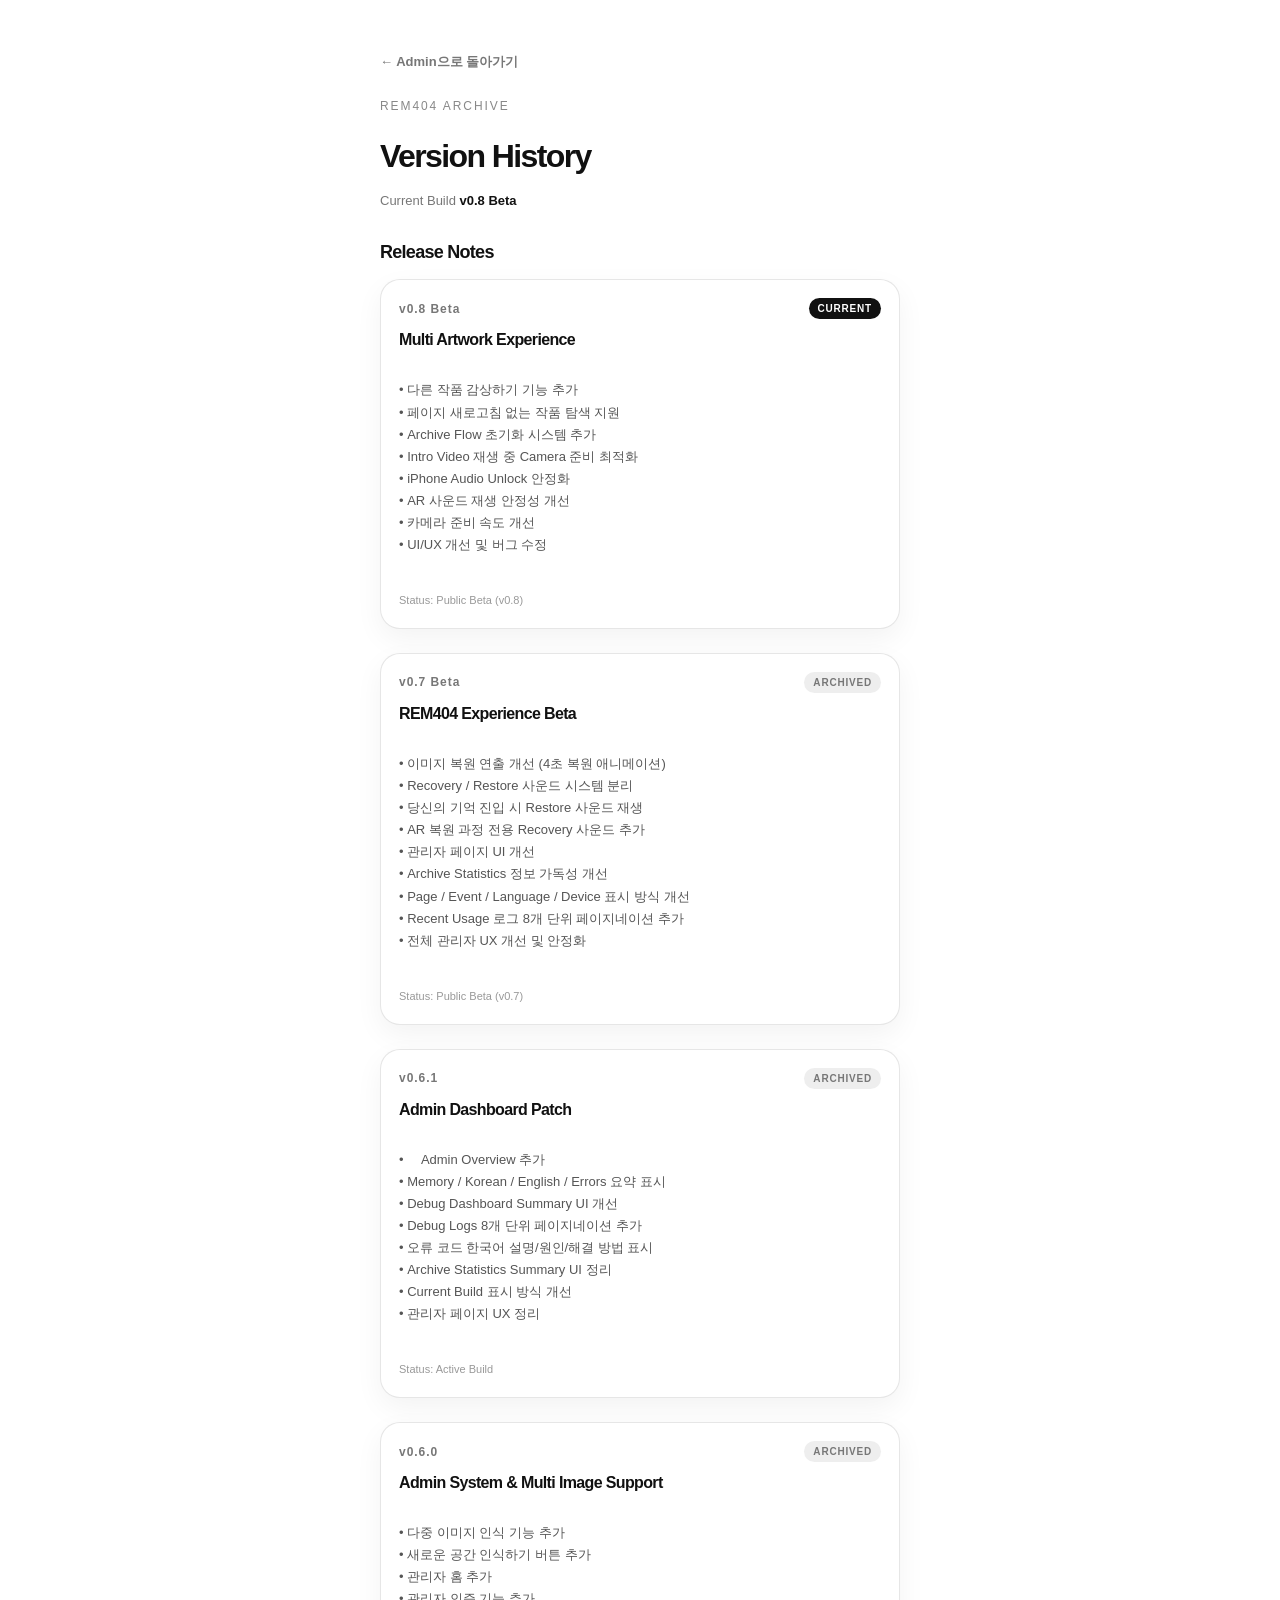
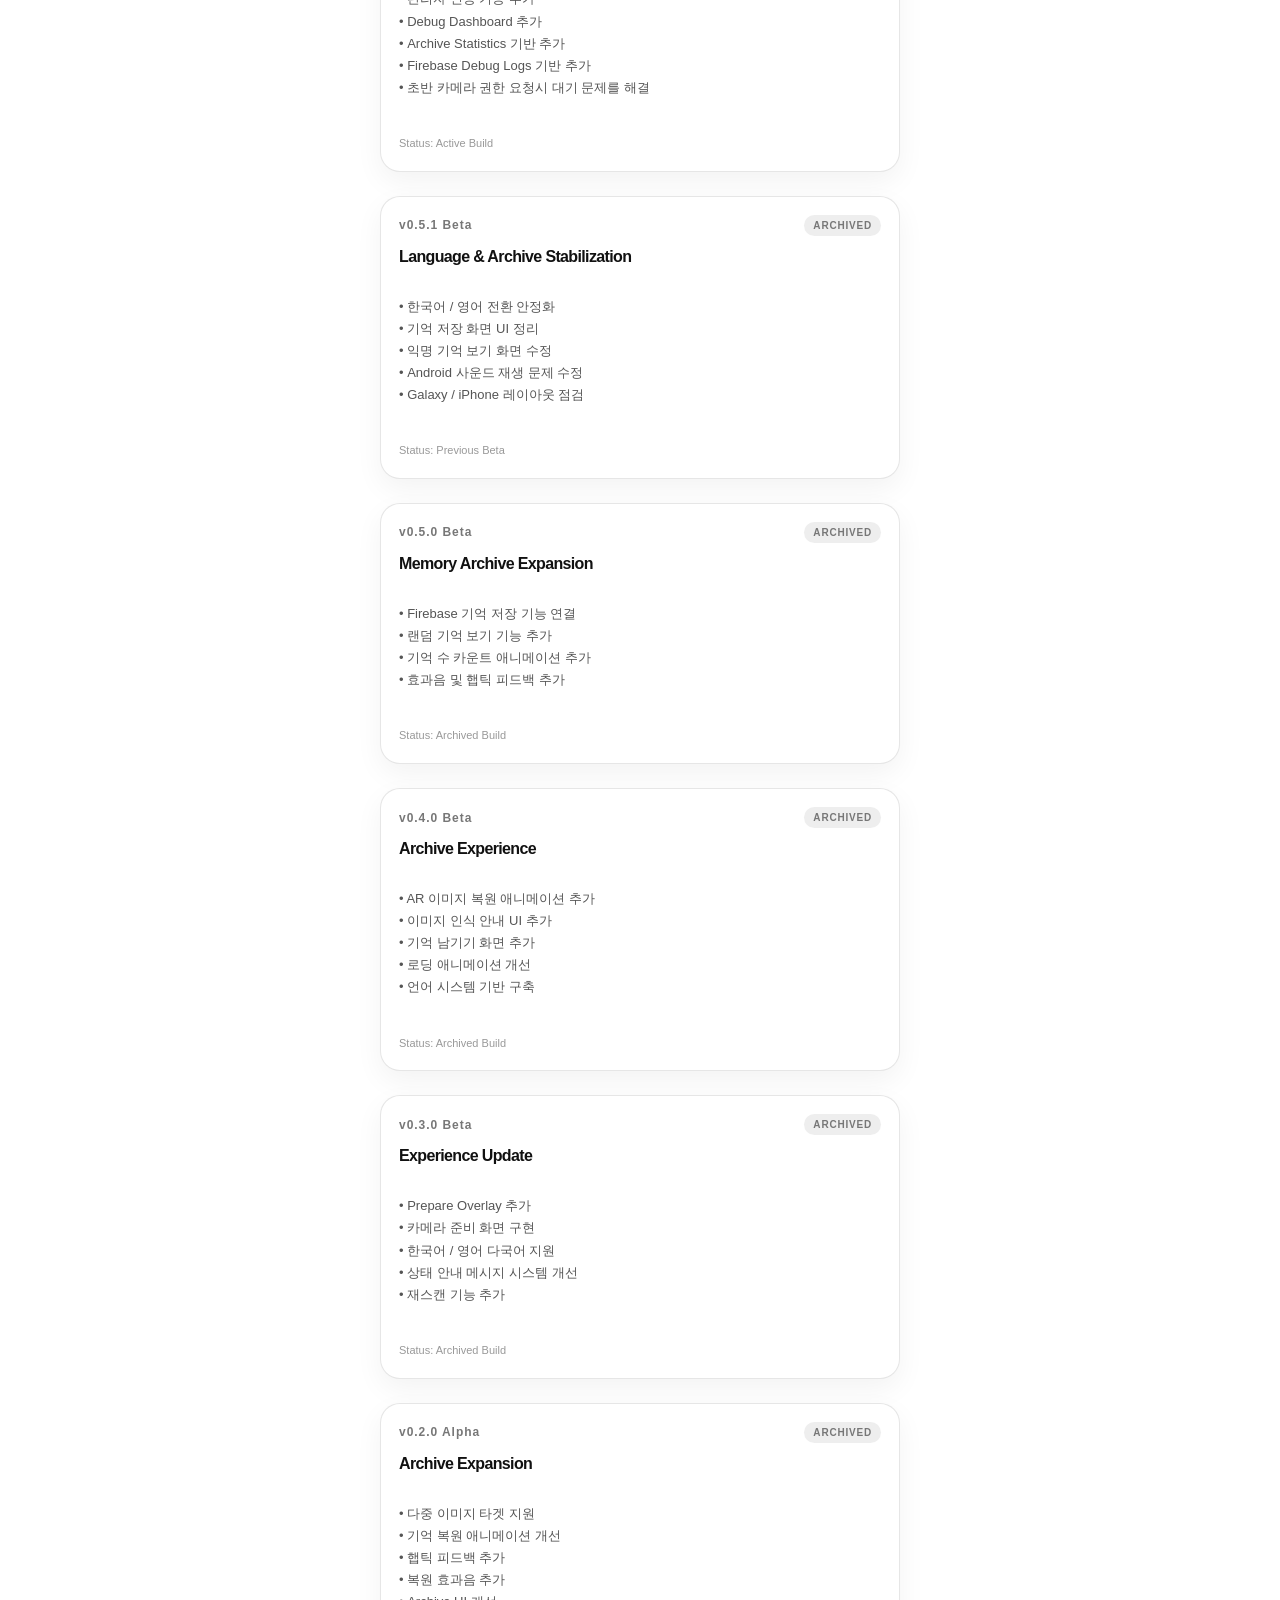
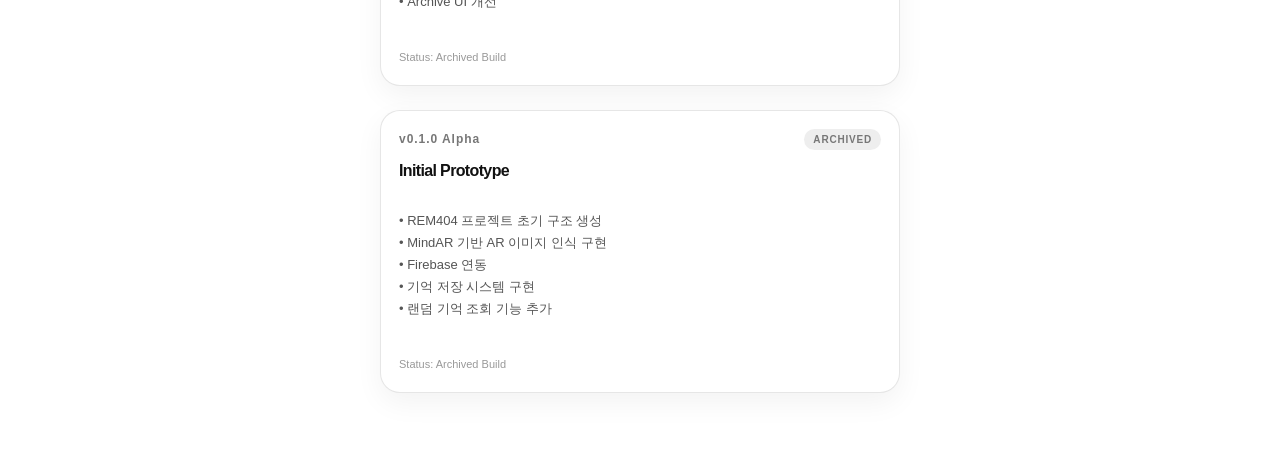
<file: updates.html>
<!doctype html>
<html lang="ko">
<head>
<meta charset="utf-8">
<meta name="viewport" content="width=device-width, initial-scale=1, viewport-fit=cover">

<title>REM404 Version History</title>

<link rel="stylesheet" href="./css/debug.css">
</head>

<body>

<div class="container">

  <a href="./admin.html" class="back-link">← Admin으로 돌아가기</a>

  <header class="header">
    <div class="label">REM404 ARCHIVE</div>

    <h1>
      Version History
    </h1>

    <div class="version">
      Current Build
      <strong>v0.8 Beta</strong>
    </div>
  </header>

  <section>
    <h2>Release Notes</h2>

    <div id="updateList">

<article class="log-card">
  <div class="log-top">
    <div class="log-code">v0.8 Beta</div>
    <div class="badge open">CURRENT</div>
  </div>

  <div class="log-title">
    Multi Artwork Experience
  </div>

  <div class="log-detail">
• 다른 작품 감상하기 기능 추가
• 페이지 새로고침 없는 작품 탐색 지원
• Archive Flow 초기화 시스템 추가
• Intro Video 재생 중 Camera 준비 최적화
• iPhone Audio Unlock 안정화
• AR 사운드 재생 안정성 개선
• 카메라 준비 속도 개선
• UI/UX 개선 및 버그 수정
  </div>

  <div class="log-meta">
    Status: Public Beta (v0.8)
  </div>
</article>
      
<article class="log-card">
  <div class="log-top">
    <div class="log-code">v0.7 Beta </div>
    <div class="badge solved">ARCHIVED</div>
  </div>

  <div class="log-title">
    REM404 Experience Beta
  </div>

  <div class="log-detail">
• 이미지 복원 연출 개선 (4초 복원 애니메이션)
• Recovery / Restore 사운드 시스템 분리
• 당신의 기억 진입 시 Restore 사운드 재생
• AR 복원 과정 전용 Recovery 사운드 추가
• 관리자 페이지 UI 개선
• Archive Statistics 정보 가독성 개선
• Page / Event / Language / Device 표시 방식 개선
• Recent Usage 로그 8개 단위 페이지네이션 추가
• 전체 관리자 UX 개선 및 안정화
  </div>

  <div class="log-meta">
    Status: Public Beta (v0.7)
  </div>
</article>
      
 <article class="log-card">
        <div class="log-top">
          <div class="log-code">v0.6.1</div>
          <div class="badge solved">ARCHIVED</div>
        </div>

        <div class="log-title">
          Admin Dashboard Patch
        </div>

        <div class="log-detail">
•     Admin Overview 추가
• Memory / Korean / English / Errors 요약 표시
• Debug Dashboard Summary UI 개선
• Debug Logs 8개 단위 페이지네이션 추가
• 오류 코드 한국어 설명/원인/해결 방법 표시
• Archive Statistics Summary UI 정리
• Current Build 표시 방식 개선
• 관리자 페이지 UX 정리
        </div>

        <div class="log-meta">
          Status: Active Build
        </div>
      </article>
      
      <article class="log-card">
        <div class="log-top">
          <div class="log-code">v0.6.0</div>
          <div class="badge solved">ARCHIVED</div>
        </div>

        <div class="log-title">
          Admin System & Multi Image Support
        </div>

        <div class="log-detail">
• 다중 이미지 인식 기능 추가
• 새로운 공간 인식하기 버튼 추가
• 관리자 홈 추가
• 관리자 인증 기능 추가
• Debug Dashboard 추가
• Archive Statistics 기반 추가
• Firebase Debug Logs 기반 추가
• 초반 카메라 권한 요청시 대기 문제를 해결 
        </div>

        <div class="log-meta">
          Status: Active Build
        </div>
      </article>

      <article class="log-card">
        <div class="log-top">
          <div class="log-code">v0.5.1 Beta</div>
          <div class="badge solved">ARCHIVED</div>
        </div>

        <div class="log-title">
          Language & Archive Stabilization
        </div>

        <div class="log-detail">
• 한국어 / 영어 전환 안정화
• 기억 저장 화면 UI 정리
• 익명 기억 보기 화면 수정
• Android 사운드 재생 문제 수정
• Galaxy / iPhone 레이아웃 점검
        </div>

        <div class="log-meta">
          Status: Previous Beta
        </div>
      </article>

      <article class="log-card">
        <div class="log-top">
          <div class="log-code">v0.5.0 Beta</div>
          <div class="badge solved">ARCHIVED</div>
        </div>

        <div class="log-title">
          Memory Archive Expansion
        </div>

        <div class="log-detail">
• Firebase 기억 저장 기능 연결
• 랜덤 기억 보기 기능 추가
• 기억 수 카운트 애니메이션 추가
• 효과음 및 햅틱 피드백 추가
        </div>

        <div class="log-meta">
          Status: Archived Build
        </div>
       
      </article>

  <article class="log-card">
  <div class="log-top">
    <div class="log-code">v0.4.0 Beta</div>
    <div class="badge solved">ARCHIVED</div>
  </div>

  <div class="log-title">
    Archive Experience
  </div>

  <div class="log-detail">
• AR 이미지 복원 애니메이션 추가
• 이미지 인식 안내 UI 추가
• 기억 남기기 화면 추가
• 로딩 애니메이션 개선
• 언어 시스템 기반 구축
  </div>

  <div class="log-meta">
    Status: Archived Build
  </div>
</article>

<article class="log-card">
  <div class="log-top">
    <div class="log-code">v0.3.0 Beta</div>
    <div class="badge solved">ARCHIVED</div>
  </div>

  <div class="log-title">
    Experience Update
  </div>

  <div class="log-detail">
• Prepare Overlay 추가
• 카메라 준비 화면 구현
• 한국어 / 영어 다국어 지원
• 상태 안내 메시지 시스템 개선
• 재스캔 기능 추가
  </div>

  <div class="log-meta">
    Status: Archived Build
  </div>
</article>

<article class="log-card">
  <div class="log-top">
    <div class="log-code">v0.2.0 Alpha</div>
    <div class="badge solved">ARCHIVED</div>
  </div>

  <div class="log-title">
    Archive Expansion
  </div>

  <div class="log-detail">
• 다중 이미지 타겟 지원
• 기억 복원 애니메이션 개선
• 햅틱 피드백 추가
• 복원 효과음 추가
• Archive UI 개선
  </div>

  <div class="log-meta">
    Status: Archived Build
  </div>
</article>

<article class="log-card">
  <div class="log-top">
    <div class="log-code">v0.1.0 Alpha</div>
    <div class="badge solved">ARCHIVED</div>
  </div>

  <div class="log-title">
    Initial Prototype
  </div>

  <div class="log-detail">
• REM404 프로젝트 초기 구조 생성
• MindAR 기반 AR 이미지 인식 구현
• Firebase 연동
• 기억 저장 시스템 구현
• 랜덤 기억 조회 기능 추가
  </div>

  <div class="log-meta">
    Status: Archived Build
  </div>
</article>

    </div>
  </section>

</div>

<script type="module" src="./js/serviceMonitor.js"></script>
</body>
</html>
</file>
<file: css/debug.css>
/* css/debug.css */

html, body {
  margin: 0;
  width: 100%;
  min-height: 100%;
  background: #fff;
  color: #111;
  font-family: -apple-system, BlinkMacSystemFont, "Noto Sans KR", sans-serif;
}

body {
  padding: 28px;
  box-sizing: border-box;
}

.container {
  width: 100%;
  max-width: 520px;
  margin: 0 auto;
  padding: 24px 0 48px;
}

.header {
  margin-bottom: 34px;
}

.label {
  font-size: 12px;
  letter-spacing: .16em;
  color: #888;
  margin-bottom: 24px;
}

h1 {
  font-size: 32px;
  line-height: 1.2;
  margin: 0 0 18px;
  font-weight: 850;
  letter-spacing: -.05em;
}

.version{
  font-size:13px;
  color:#777;
  margin-bottom:26px;
}

.version strong{
  display:inline;
  margin-top:0;
  color:#111;
  font-size:13px;
  font-weight:800;
}

.summary-card{
  margin-bottom:28px;
  border:1px solid rgba(17,17,17,.08);
  border-radius:22px;
  overflow:hidden;
  background:#fff;
  box-shadow:0 10px 32px rgba(0,0,0,.05);
}

.summary-header{
  padding:18px 24px;
  font-size:12px;
  font-weight:800;
  letter-spacing:.16em;
  text-transform:uppercase;
  color:#777;
  border-bottom:1px solid rgba(17,17,17,.08);
}

.summary-grid{
  display:grid;
  grid-template-columns:repeat(3,1fr);
}

.summary-item{
  display:flex;
  flex-direction:column;
  justify-content:center;
  align-items:center;
  padding:24px 12px;
}

.summary-item:not(:last-child){
  border-right:1px solid rgba(17,17,17,.06);
}

.summary-label{
  font-size:12px;
  color:#888;
  margin-bottom:10px;
}

.summary-value{
  font-size:34px;
  font-weight:850;
  letter-spacing:-.05em;
}

.actions {
  margin-bottom: 34px;
}

#refreshBtn {
  width: auto;
  height: 38px;
  border: 0;
  border-radius: 999px;
  background: #111;
  color: #fff;
  font-size: 12px;
  font-family: inherit;
  font-weight: 850;
  box-shadow: none;
}

#refreshBtn:active {
  transform: scale(.98);
}

h2 {
  font-size: 18px;
  margin: 0 0 16px;
  font-weight: 850;
  letter-spacing: -.04em;
}

#logList {
  display: flex;
  flex-direction: column;
  gap: 12px;
}

/* ===== Added : Archive Manager Memory Card Spacing ===== */

#memoryList,
#updateList {
  display: flex;
  flex-direction: column;
  gap: 24px;
}

/* ===== End : Archive Manager Memory Card Spacing ===== */

.empty {
  padding: 24px 18px;
  border-radius: 18px;
  background: #fafafa;
  border: 1px solid rgba(17,17,17,.1);
  color: #888;
  font-size: 14px;
  line-height: 1.7;
  text-align: center;
}

.log-card {
  padding: 18px;
  border-radius: 20px;
  border: 1px solid rgba(17,17,17,.1);
  background: #fff;
  box-shadow: 0 10px 28px rgba(0,0,0,.05);
}

.log-top {
  display: flex;
  align-items: center;
  justify-content: space-between;
  gap: 12px;
  margin-bottom: 12px;
}

.log-code {
  font-size: 12px;
  letter-spacing: .08em;
  color: #777;
  font-weight: 800;
}

.badge {
  padding: 5px 9px;
  border-radius: 999px;
  font-size: 10px;
  font-weight: 850;
  letter-spacing: .08em;
}

.badge.open {
  background: #111;
  color: #fff;
}

.badge.solved {
  background: #eee;
  color: #777;
}

.log-title {
  font-size: 16px;
  font-weight: 850;
  letter-spacing: -.04em;
  margin-bottom: 8px;
}

.log-detail {
  font-size: 13px;
  line-height: 1.7;
  color: #555;
  white-space: pre-wrap;
  margin-bottom: 14px;
}

.log-meta {
  font-size: 11px;
  line-height: 1.6;
  color: #999;
}

@media (max-width: 420px) {
  body {
    padding: 24px;
  }

  .summary {
    grid-template-columns: 1fr;
  }

  h1 {
    font-size: 30px;
  }
}
.back-link {

  display: inline-block;

  margin-bottom: 28px;

  color: #777;

  text-decoration: none;

  font-size: 13px;

  font-weight: 700;

}
.manager-search {
  width: 100%;
  height: 54px;
  box-sizing: border-box;
  border: 1px solid rgba(17,17,17,.12);
  border-radius: 18px;
  padding: 0 16px;
  margin-bottom: 12px;
  background: #fafafa;
  color: #111;
  font-size: 15px;
  font-family: inherit;
  outline: none;
}

.manager-search:focus {
  background: #fff;
  border-color: rgba(17,17,17,.45);
}

.manager-buttons {
  display: flex;
  gap: 8px;
  margin-top: 14px;
}

.manager-buttons button {
  flex: 1;
  height: 42px;
  border: 0;
  border-radius: 999px;
  font-family: inherit;
  font-size: 13px;
  font-weight: 850;
}

.edit-memory-btn {
  background: #111;
  color: #fff;
}

.delete-memory-btn {
  background: #eee;
  color: #777;
}

.memory-editor{
  width:100%;
  min-height:90px;
  margin-top:14px;
  padding:14px;
  box-sizing:border-box;
  resize:vertical;

  border:1px solid rgba(17,17,17,.12);
  border-radius:14px;

  background:#fafafa;

  font-size:15px;
  line-height:1.7;
  font-family:inherit;
}

.memory-editor:focus{
  outline:none;
  background:#fff;
  border-color:#111;
}
.manager-tabs {
  display: grid;
  grid-template-columns: 1fr 1fr;
  gap: 8px;
  margin-bottom: 12px;
}

.manager-tabs button,
.restore-memory-btn {
  height: 38px;
  border: 0;
  border-radius: 999px;
  background: #111;
  color: #fff;
  font-family: inherit;
  font-size: 12px;
  font-weight: 850;
}

.memory-editor:disabled {
  color: #777;
  background: #f3f3f3;
}
/* ==========================================================
   Archive Overview
========================================================== */

.overview-card{
  margin:40px 0;

  background:#fff;

  border:1px solid rgba(17,17,17,.08);
  border-radius:26px;

  overflow:hidden;

  box-shadow:
    0 10px 40px rgba(0,0,0,.045);

  transition:.25s ease;
}

.overview-card:hover{
  transform:translateY(-2px);

  box-shadow:
    0 18px 55px rgba(0,0,0,.06);
}

.overview-title{

  padding:22px 28px;

  border-bottom:1px solid rgba(17,17,17,.07);

  font-size:12px;

  font-weight:800;

  letter-spacing:.18em;

  text-transform:uppercase;

  color:#777;
}

.overview-grid{

  display:grid;

  grid-template-columns:repeat(4,1fr);

}

.overview-item{

  padding:34px 26px;

  display:flex;

  flex-direction:column;

  justify-content:center;

  align-items:center;

}

.overview-item:not(:last-child){

  border-right:1px solid rgba(17,17,17,.05);

}

.overview-label{

  font-size:12px;

  font-weight:700;

  letter-spacing:.05em;

  color:#888;

  margin-bottom:18px;

}

.overview-value{

  font-size:34px;

  font-weight:850;

  letter-spacing:-.06em;

  color:#111;

  line-height:1;
}

/* 모바일 */

@media (max-width:640px){

  .overview-grid{

    grid-template-columns:repeat(2,1fr);

  }

  .overview-item{

    padding:28px 18px;

  }

  .overview-item:nth-child(1),
  .overview-item:nth-child(2){

    border-bottom:1px solid rgba(17,17,17,.05);

  }

  .overview-item:nth-child(2){

    border-right:none;

  }

  .overview-value{

    font-size:28px;

  }

}
.pagination{
  display:flex;
  justify-content:center;
  gap:8px;
  margin-top:22px;
  flex-wrap:wrap;
}

.page-btn{
  width:38px;
  height:38px;
  border:0;
  border-radius:999px;
  background:#eee;
  color:#777;
  font-family:inherit;
  font-weight:850;
  cursor:pointer;
}

.page-btn.active{
  background:#111;
  color:#fff;
}
.stats-grid{
  grid-template-columns:repeat(3,1fr);
}

.summary-live{
  font-size:18px;
  letter-spacing:.02em;
}

@media(max-width:520px){
  .stats-grid{
    grid-template-columns:repeat(2,1fr);
  }

  .stats-grid .summary-item:nth-child(2),
  .stats-grid .summary-item:nth-child(4){
    border-right:0;
  }

  .stats-grid .summary-item:nth-child(1),
  .stats-grid .summary-item:nth-child(2),
  .stats-grid .summary-item:nth-child(3),
  .stats-grid .summary-item:nth-child(4){
    border-bottom:1px solid rgba(17,17,17,.06);
  }
}
.debug-actions{
  margin:20px 0 28px;
}

.debug-actions #refreshBtn{
  width:100%;
  height:46px;
  border-radius:999px;
  font-size:14px;
  box-shadow:none;
}
.error-guide{
  margin:16px 0;
  padding:16px;
  border-radius:16px;
  background:#fafafa;
  border:1px solid rgba(17,17,17,.08);
}

.error-guide-title{
  font-size:18px;
  font-weight:850;
  color:#111;
  margin-bottom:14px;
}

.error-guide-desc{
  line-height:1.7;
  color:#555;
}

.error-guide-row{
  margin-top:16px;
  padding-top:16px;
  border-top:1px solid rgba(17,17,17,.08);
}

.error-guide-row strong{
  display:block;
  font-size:12px;
  font-weight:800;
  color:#777;
  margin-bottom:6px;
  letter-spacing:.06em;
}

.error-guide-row span{
  display:block;
  line-height:1.7;
  color:#444;
}
.raw-log{
  margin-top:16px;
  border:1px solid rgba(17,17,17,.08);
  border-radius:16px;
  background:#fafafa;
  overflow:hidden;
}

.raw-log summary{
  padding:14px 16px;
  cursor:pointer;
  font-size:12px;
  font-weight:850;
  color:#777;
  letter-spacing:.06em;
  list-style:none;
}

.raw-log summary::-webkit-details-marker{
  display:none;
}

.raw-log summary::after{
  content:"펼치기";
  float:right;
  color:#aaa;
  font-weight:700;
}

.raw-log[open] summary::after{
  content:"접기";
}

.raw-log .log-detail{
  margin:0;
  padding:14px 16px 16px;
  border-top:1px solid rgba(17,17,17,.08);
  background:#fff;
  font-family:ui-monospace, SFMono-Regular, Menlo, Monaco, Consolas, monospace;
  font-size:12px;
  line-height:1.7;
  color:#444;
  overflow:auto;
  white-space:pre-wrap;
}
.log-info{
  margin-top:20px;
  padding-top:18px;
  border-top:1px solid rgba(17,17,17,.08);
}

.info-row{
  margin-bottom:16px;
}

.info-row:last-child{
  margin-bottom:0;
}

.info-label{
  font-size:11px;
  font-weight:800;
  letter-spacing:.14em;
  color:#999;
  text-transform:uppercase;
  margin-bottom:6px;
}

.info-value{
  white-space: normal;
  font-size:14px;
  font-weight:500;
  line-height:1.7;
  color:#222;
  word-break:break-word;
  
}
</file>
